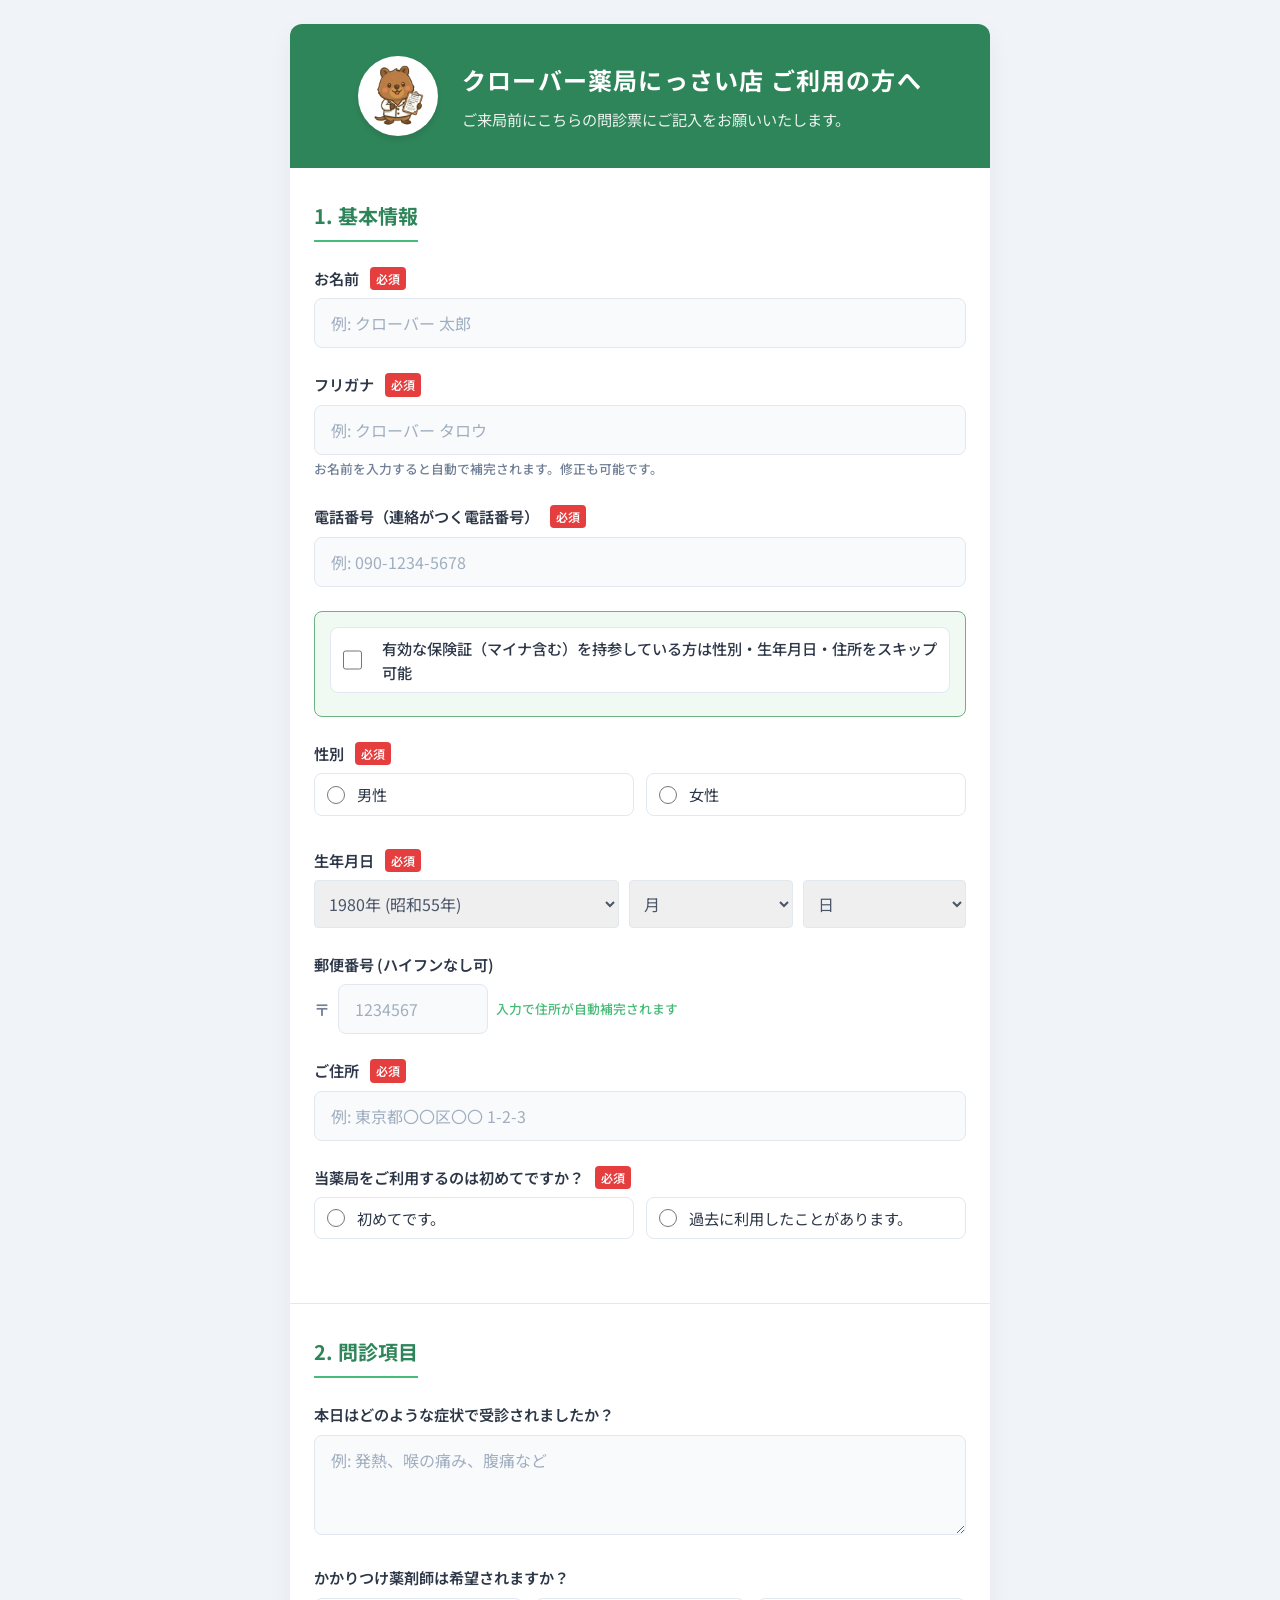
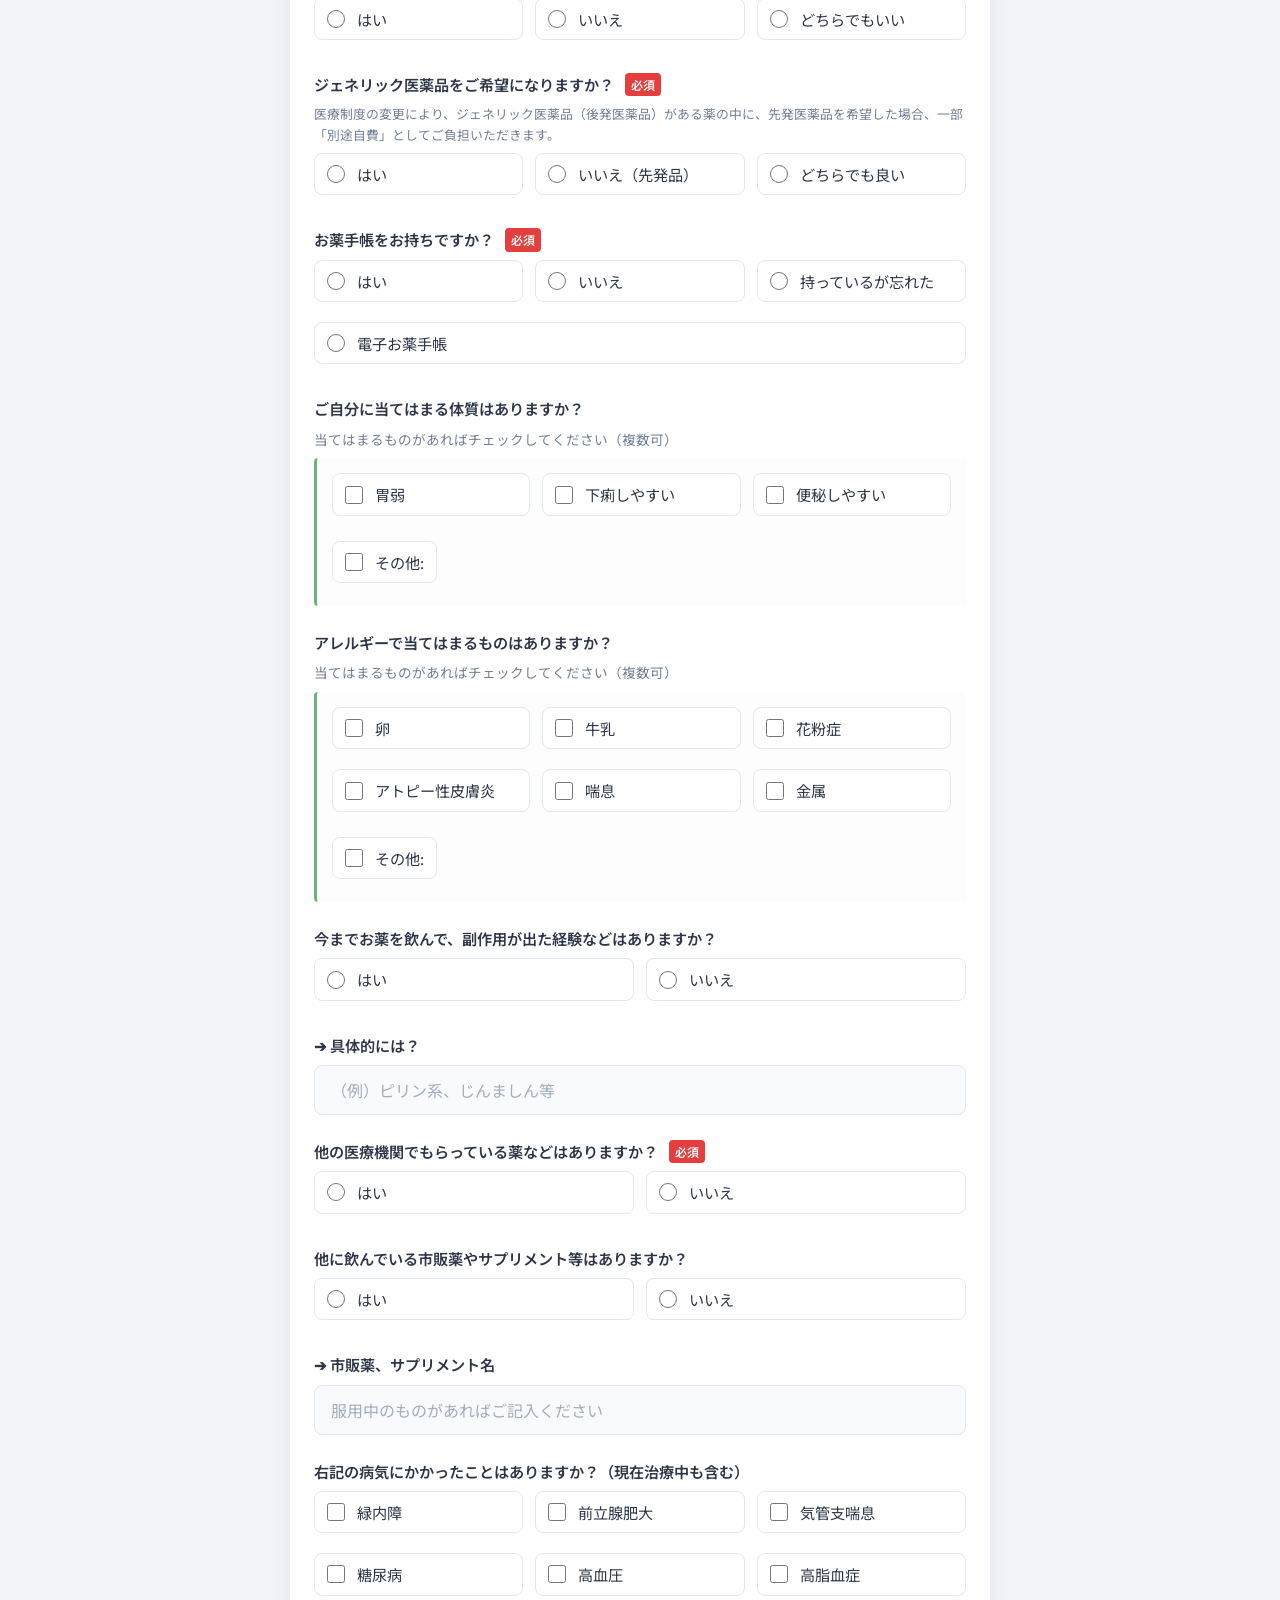
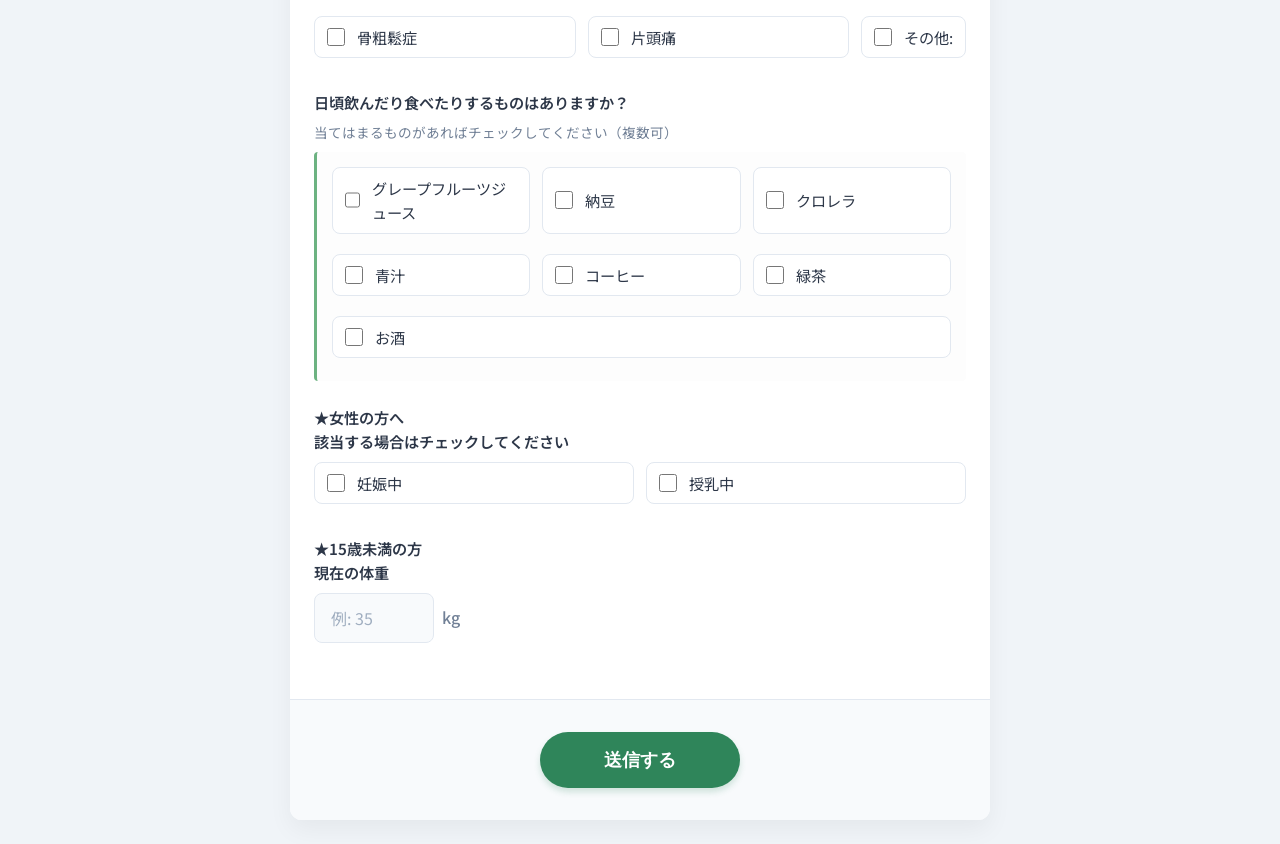
<file: nissai_line/index.html>
<!DOCTYPE html>
<html lang="ja">

<head>
    <meta charset="UTF-8">
    <meta name="viewport" content="width=device-width, initial-scale=1.0">
    <title>クローバー薬局にっさい店 ご利用の方へ</title>

    <!-- Google Fonts -->
    <link rel="preconnect" href="https://fonts.googleapis.com">
    <link rel="preconnect" href="https://fonts.gstatic.com" crossorigin>
    <link href="https://fonts.googleapis.com/css2?family=Noto+Sans+JP:wght@400;500;700&display=swap" rel="stylesheet">

    <!-- Custom CSS -->
    <link rel="stylesheet" href="style.css">
    <style>
        /* 「必須」ラベルがスマホ等で「必」「須」と2行に分かれるのを防ぐ */
        .required {
            white-space: nowrap !important;
            display: inline-block !important;
        }
    </style>

    <!-- YubinBango for Address Auto-fill -->
    <script src="https://yubinbango.github.io/yubinbango/yubinbango.js" charset="UTF-8"></script>
</head>

<body>

    <div class="form-container">
        <div class="form-header">
            <img src="マスコット/アンケート.png" alt="クローバー薬局 マスコット" class="mascot-img">
            <div>
                <h1>クローバー薬局にっさい店 ご利用の方へ</h1>
                <p>ご来局前にこちらの問診票にご記入をお願いいたします。</p>
            </div>
        </div>

        <!-- YubinBango用クラス: h-adr -->
        <form id="customForm" class="h-adr">

            <!-- YubinBango設定(必須) : 日本を指定 -->
            <span class="p-country-name" style="display:none;">Japan</span>

            <!-- ====== Section 1: 基本情報 ====== -->
            <div class="form-section">
                <h2 class="section-title">1. 基本情報</h2>

                <div class="form-group">
                    <label for="entry.2108592001">お名前 <span class="required">必須</span></label>
                    <input type="text" id="entry.2108592001" name="entry.2108592001" placeholder="例: クローバー 太郎" required>
                </div>

                <div class="form-group">
                    <label for="entry.1016463931">フリガナ <span class="required">必須</span></label>
                    <input type="text" id="entry.1016463931" name="entry.1016463931" placeholder="例: クローバー タロウ"
                        required>
                    <small class="help-text" style="color:#718096; font-size:0.8rem;">お名前を入力すると自動で補完されます。修正も可能です。</small>
                </div>

                <div class="form-group">
                    <label for="entry.622897563">電話番号（連絡がつく電話番号） <span class="required">必須</span></label>
                    <input type="tel" id="entry.622897563" name="entry.622897563" placeholder="例: 090-1234-5678"
                        required>
                </div>

                <div class="form-group" style="background: #f0faf3; padding: 15px; border-radius: 8px; border: 1px solid #6cb281;">
                    <label class="checkbox-label" style="display: flex; align-items: center; gap: 8px; cursor: pointer; font-weight: 500;">
                        <input type="checkbox" id="mynumber-checkbox" style="width: 20px; height: 20px; accent-color: #6cb281;">
                        <span>有効な保険証（マイナ含む）を持参している方は性別・生年月日・住所をスキップ可能</span>
                    </label>
                </div>

                <div class="form-group mynumber-skip-target">
                    <label>性別 <span class="required">必須</span></label>
                    <div class="radio-group">
                        <label class="radio-label"><input type="radio" name="entry.1417926586" value="男性" required>
                            <span>男性</span></label>
                        <label class="radio-label"><input type="radio" name="entry.1417926586" value="女性">
                            <span>女性</span></label>
                        <label class="radio-label" style="display:none;"><input type="radio" name="entry.1417926586"
                                value="その他"> <span>その他</span></label>
                    </div>
                </div>

                <div class="form-group mynumber-skip-target">
                    <label>生年月日 <span class="required">必須</span></label>
                    <div class="date-select-group" style="display: flex; gap: 10px; flex-wrap: wrap;">
                        <select id="birth-year" name="birth-year" required
                            style="flex: 2; padding: 10px; border-radius: 4px; border: 1px solid #e2e8f0; font-family: inherit; font-size: 1rem; color: #4a5568;">
                            <option value="">西暦（和暦）</option>
                        </select>
                        <select id="birth-month" name="birth-month" required
                            style="flex: 1; padding: 10px; border-radius: 4px; border: 1px solid #e2e8f0; font-family: inherit; font-size: 1rem; color: #4a5568;">
                            <option value="">月</option>
                        </select>
                        <select id="birth-day" name="birth-day" required
                            style="flex: 1; padding: 10px; border-radius: 4px; border: 1px solid #e2e8f0; font-family: inherit; font-size: 1rem; color: #4a5568;">
                            <option value="">日</option>
                        </select>
                    </div>
                </div>



                <!-- 住所(自動入力対応) -->
                <div class="form-group mynumber-skip-target">
                    <label for="postal-code">郵便番号 (ハイフンなし可)</label>
                    <div class="postal-wrapper">
                        <span class="postal-mark">〒</span>
                        <input type="tel" id="postal-code" class="p-postal-code" size="8" maxlength="8"
                            inputmode="numeric" pattern="[0-9]*" placeholder="1234567">
                        <small class="help-text">入力で住所が自動補完されます</small>
                    </div>
                </div>

                <div class="form-group mynumber-skip-target">
                    <label for="entry.375838857">ご住所 <span class="required">必須</span></label>
                    <input type="text" id="entry.375838857" name="entry.375838857"
                        class="p-region p-locality p-street-address p-extended-address" placeholder="例: 東京都〇〇区〇〇 1-2-3"
                        required>
                </div>

                <div class="form-group" style="display: none;">
                    <label for="entry.1331782479">LINE名</label>
                    <input type="text" id="entry.1331782479" name="entry.1331782479"
                        placeholder="LINE名と本名が違う場合のみLINE名を記入してください。（苗字のみ・名前のみでも記入）">
                </div>



                <div class="form-group">
                    <label>当薬局をご利用するのは初めてですか？ <span class="required">必須</span></label>
                    <div class="radio-group">
                        <label class="radio-label"><input type="radio" name="entry.998853333" value="初めてです。" required
                                onchange="toggleFormSections(this.value)">
                            <span>初めてです。</span></label>
                        <label class="radio-label"><input type="radio" name="entry.998853333" value="過去に利用したことがあります。"
                                onchange="toggleFormSections(this.value)">
                            <span>過去に利用したことがあります。</span></label>
                    </div>
                </div>
            </div>

            <div id="extended-questions">
                <!-- ====== Section 2: 問診情報 ====== -->
                <div class="form-section">
                    <h2 class="section-title">2. 問診項目</h2>

                    <!-- Q1. 症状 -->
                    <div class="form-group">
                        <label for="entry.150137659">本日はどのような症状で受診されましたか？</label>
                        <textarea id="entry.150137659" name="entry.150137659" rows="3"
                            placeholder="例: 発熱、喉の痛み、腹痛など"></textarea>
                    </div>

                    <!-- Q1-2. かかりつけ薬剤師 -->
                    <div class="form-group">
                        <label>かかりつけ薬剤師は希望されますか？</label>
                        <div class="radio-group">
                            <label class="radio-label"><input type="radio" name="entry.kakaritstuke_yakuzaishi" value="はい">
                                <span>はい</span></label>
                            <label class="radio-label"><input type="radio" name="entry.kakaritstuke_yakuzaishi" value="いいえ">
                                <span>いいえ</span></label>
                            <label class="radio-label"><input type="radio" name="entry.kakaritstuke_yakuzaishi" value="どちらでもいい">
                                <span>どちらでもいい</span></label>
                        </div>
                    </div>

                    <!-- Q2. ジェネリック -->
                    <div class="form-group">
                        <label style="white-space: nowrap;">ジェネリック医薬品をご希望になりますか？ <span
                                class="required">必須</span></label>
                        <div class="form-group-info" style="font-size: 0.8rem; color: #718096; margin-bottom: 8px;">
                            医療制度の変更により、ジェネリック医薬品（後発医薬品）がある薬の中に、先発医薬品を希望した場合、一部「別途自費」としてご負担いただきます。</div>
                        <div class="radio-group">
                            <label class="radio-label"><input type="radio" name="entry.893585706"
                                    value="ジェネリック医薬品を希望します" required> <span>はい</span></label>
                            <label class="radio-label"><input type="radio" name="entry.893585706" value="先発医薬品を希望します">
                                <span>いいえ（先発品）</span></label>
                            <label class="radio-label"><input type="radio" name="entry.893585706" value="どちらでも良い">
                                <span>どちらでも良い</span></label>
                        </div>
                    </div>

                    <!-- Q3. お薬手帳 -->
                    <div class="form-group">
                        <label>お薬手帳をお持ちですか？ <span class="required">必須</span></label>
                        <div class="radio-group">
                            <label class="radio-label"><input type="radio" name="entry.1482297776" value="はい" required>
                                <span>はい</span></label>
                            <label class="radio-label"><input type="radio" name="entry.1482297776" value="いいえ（いらない）">
                                <span>いいえ</span></label>
                            <label class="radio-label"><input type="radio" name="entry.1482297776" value="持っているが忘れた">
                                <span>持っているが忘れた</span></label>
                            <label class="radio-label"><input type="radio" name="entry.1482297776" value="電子お薬手帳">
                                <span>電子お薬手帳</span></label>
                            <label class="radio-label" style="display:none;"><input type="radio" name="entry.1482297776"
                                    value="いいえ（持っていないので作成希望）"> <span>作成希望</span></label>
                        </div>
                    </div>

                    <!-- Q4. 体質 -->
                    <div class="form-group">
                        <label>ご自分に当てはまる体質はありますか？</label>
                        <div class="form-group-info" style="font-size: 0.85rem; color: #718096; margin-bottom: 8px;">
                            当てはまるものがあればチェックしてください（複数可）</div>
                        <div class="checkbox-group" id="taishitsu-details"
                            style="padding-left: 15px; border-left: 3px solid #6cb281; background: #fdfdfd; padding: 15px; border-radius: 4px;">
                            <label class="checkbox-label"><input type="checkbox" class="taishitsu-check" value="胃弱">
                                <span>胃弱</span></label>
                            <label class="checkbox-label"><input type="checkbox" class="taishitsu-check" value="下痢しやすい">
                                <span>下痢しやすい</span></label>
                            <label class="checkbox-label"><input type="checkbox" class="taishitsu-check" value="便秘しやすい">
                                <span>便秘しやすい</span></label>
                            <div class="input-inline" style="margin-top: 5px;">
                                <label class="checkbox-label"><input type="checkbox" id="taishitsu_other_checkbox"
                                        class="taishitsu-check" value="その他"
                                        onchange="toggleOtherInput('taishitsu_other_checkbox', 'taishitsu_other')">
                                    <span>その他:</span></label>
                                <input type="text" id="taishitsu_other" placeholder="その他の体質" style="display:none;">
                            </div>
                        </div>
                        <input type="hidden" id="entry.854718610" name="entry.854718610" value="体質: いいえ">
                    </div>

                    <!-- Q5. アレルギー -->
                    <div class="form-group">
                        <label>アレルギーで当てはまるものはありますか？</label>
                        <div class="form-group-info" style="font-size: 0.85rem; color: #718096; margin-bottom: 8px;">
                            当てはまるものがあればチェックしてください（複数可）</div>
                        <div class="checkbox-group"
                            style="padding-left: 15px; border-left: 3px solid #6cb281; background: #fdfdfd; padding: 15px; border-radius: 4px;">
                            <label class="checkbox-label"><input type="checkbox" name="entry.413348291" value="卵">
                                <span>卵</span></label>
                            <label class="checkbox-label"><input type="checkbox" name="entry.413348291" value="牛乳">
                                <span>牛乳</span></label>
                            <label class="checkbox-label"><input type="checkbox" name="entry.413348291" value="花粉症">
                                <span>花粉症</span></label>
                            <label class="checkbox-label"><input type="checkbox" name="entry.413348291"
                                    value="アトピー性皮膚炎">
                                <span>アトピー性皮膚炎</span></label>
                            <label class="checkbox-label"><input type="checkbox" name="entry.413348291" value="喘息">
                                <span>喘息</span></label>
                            <label class="checkbox-label"><input type="checkbox" name="entry.413348291" value="金属">
                                <span>金属</span></label>
                            <div class="input-inline" style="margin-top: 5px;">
                                <label class="checkbox-label"><input type="checkbox" id="allergy_other_checkbox"
                                        name="entry.413348291" class="allergy-other-check" value="その他"
                                        onchange="toggleOtherInput('allergy_other_checkbox', 'allergy_other_text')">
                                    <span>その他:</span></label>
                                <input type="text" id="allergy_other_text" placeholder="その他のアレルギー"
                                    style="display:none;">
                            </div>
                        </div>
                        <input type="hidden" id="entry.1377007546" name="entry.1377007546" value="いいえ">
                    </div>

                    <!-- Q6. 副作用 -->
                    <div class="form-group">
                        <label>今までお薬を飲んで、副作用が出た経験などはありますか？</label>
                        <div class="radio-group">
                            <label class="radio-label"><input type="radio" name="entry.918293202" value="はい">
                                <span>はい</span></label>
                            <label class="radio-label"><input type="radio" name="entry.918293202" value="いいえ">
                                <span>いいえ</span></label>
                        </div>
                    </div>
                    <div class="form-group">
                        <label for="entry.1883828617">➔ 具体的には？</label>
                        <input type="text" id="entry.1883828617" name="entry.1883828617" placeholder="（例）ピリン系、じんましん等">
                    </div>

                    <!-- Q7. 他の医療機関 -->
                    <div class="form-group">
                        <label>他の医療機関でもらっている薬などはありますか？ <span class="required">必須</span></label>
                        <div class="radio-group">
                            <label class="radio-label"><input type="radio" name="entry.1565002541" value="はい" required>
                                <span>はい</span></label>
                            <label class="radio-label"><input type="radio" name="entry.1565002541" value="いいえ">
                                <span>いいえ</span></label>
                        </div>
                    </div>

                    <!-- Q8. 市販薬・サプリ -->
                    <div class="form-group">
                        <label>他に飲んでいる市販薬やサプリメント等はありますか？</label>
                        <div class="radio-group">
                            <label class="radio-label"><input type="radio" name="entry.1965254761" value="はい">
                                <span>はい</span></label>
                            <label class="radio-label"><input type="radio" name="entry.1965254761" value="いいえ">
                                <span>いいえ</span></label>
                        </div>
                    </div>
                    <div class="form-group">
                        <label for="entry.1747385177">➔ 市販薬、サプリメント名</label>
                        <input type="text" id="entry.1747385177" name="entry.1747385177"
                            placeholder="服用中のものがあればご記入ください">
                    </div>

                    <!-- Q9. 病気 -->
                    <div class="form-group">
                        <label>右記の病気にかかったことはありますか？（現在治療中も含む）</label>
                        <div class="checkbox-group">
                            <label class="checkbox-label"><input type="checkbox" name="entry.730294101" value="緑内障">
                                <span>緑内障</span></label>
                            <label class="checkbox-label"><input type="checkbox" name="entry.730294101" value="前立腺肥大">
                                <span>前立腺肥大</span></label>
                            <label class="checkbox-label"><input type="checkbox" name="entry.730294101" value="気管支喘息">
                                <span>気管支喘息</span></label>
                            <label class="checkbox-label"><input type="checkbox" name="entry.730294101" value="糖尿病">
                                <span>糖尿病</span></label>
                            <label class="checkbox-label"><input type="checkbox" name="entry.730294101" value="高血圧">
                                <span>高血圧</span></label>
                            <label class="checkbox-label"><input type="checkbox" name="entry.730294101" value="高脂血症">
                                <span>高脂血症</span></label>
                            <label class="checkbox-label"><input type="checkbox" name="entry.730294101" value="骨粗鬆症">
                                <span>骨粗鬆症</span></label>
                            <label class="checkbox-label"><input type="checkbox" name="entry.730294101" value="片頭痛">
                                <span>片頭痛</span></label>
                            <div class="input-inline">
                                <label class="checkbox-label"><input type="checkbox" id="disease_other_checkbox"
                                        name="entry.730294101" value="__other_option__"
                                        onchange="toggleOtherInput('disease_other_checkbox', 'disease_other_text')">
                                    <span>その他:</span></label>
                                <input type="text" id="disease_other_text" name="entry.730294101.other_option_response"
                                    placeholder="その他の病名" style="display:none;">
                            </div>
                        </div>
                    </div>

                    <!-- Q10. 飲食物 -->
                    <div class="form-group">
                        <label>日頃飲んだり食べたりするものはありますか？</label>
                        <div class="form-group-info" style="font-size: 0.85rem; color: #718096; margin-bottom: 8px;">
                            当てはまるものがあればチェックしてください（複数可）</div>
                        <div class="checkbox-group"
                            style="padding-left: 15px; border-left: 3px solid #6cb281; background: #fdfdfd; padding: 15px; border-radius: 4px;">
                            <label class="checkbox-label"><input type="checkbox" name="entry.1740273603"
                                    value="グレープフルーツジュース">
                                <span>グレープフルーツジュース</span></label>
                            <label class="checkbox-label"><input type="checkbox" name="entry.1740273603" value="納豆">
                                <span>納豆</span></label>
                            <label class="checkbox-label"><input type="checkbox" name="entry.1740273603" value="クロレラ">
                                <span>クロレラ</span></label>
                            <label class="checkbox-label"><input type="checkbox" name="entry.1740273603" value="青汁">
                                <span>青汁</span></label>
                            <label class="checkbox-label"><input type="checkbox" name="entry.1740273603" value="コーヒー">
                                <span>コーヒー</span></label>
                            <label class="checkbox-label"><input type="checkbox" name="entry.1740273603" value="緑茶">
                                <span>緑茶</span></label>
                            <label class="checkbox-label"><input type="checkbox" name="entry.1740273603" value="お酒">
                                <span>お酒</span></label>
                        </div>
                    </div>

                    <!-- Q11. 女性の方・15歳未満の方 -->
                    <div class="form-group">
                        <label>★女性の方へ<br>該当する場合はチェックしてください</label>
                        <div class="checkbox-group" style="margin-bottom: 8px;">
                            <label class="checkbox-label"><input type="checkbox" name="women_status" class="women-check"
                                    value="妊娠中">
                                <span>妊娠中</span></label>
                            <label class="checkbox-label"><input type="checkbox" name="women_status" class="women-check"
                                    value="授乳中">
                                <span>授乳中</span></label>
                        </div>
                    </div>

                    <div class="form-group">
                        <label for="entry.2101115460">★15歳未満の方<br>現在の体重</label>
                        <div class="input-with-unit">
                            <input type="number" id="entry.2101115460" name="entry.2101115460" step="0.1"
                                placeholder="例: 35">
                            <span class="unit">kg</span>
                        </div>
                    </div>

                </div>
            </div> <!-- End extended-questions -->

            <div id="returning-patient-message"
                style="display:none; text-align:center; padding: 20px; color: #4a5568; background-color: #f7fafc; border-radius: 8px; margin-bottom: 20px; border: 1px solid #e2e8f0;">
                過去にご利用がある方は、以下の問診は不要です。<br>このまま一番下にある緑色の<strong>「送信する」</strong>ボタンを押して終了してください。
            </div>

            <div class="submit-action">
                <button type="submit" id="submitBtn" class="btn-submit">
                    <span class="btn-text">送信する</span>
                    <span class="spinner" style="display:none;"></span>
                </button>
            </div>

        </form>


        <!-- 送信完了メッセージ -->
        <div id="thankYouMessage" class="thank-you-message" style="display: none;">
            <div class="success-icon">✓</div>
            <h2>送信が完了しました</h2>
            <p>ご協力ありがとうございました。<br>※この個人情報に関しては、他の目的には使用いたしません。</p>
            <button onclick="location.reload()" class="btn-secondary">もう一度回答する</button>
        </div>

    </div>

    <!-- LIFF SDK -->
    <script src="https://static.line-scdn.net/liff/edge/2/sdk.js"></script>
    <!-- Custom Scripts -->
    <script src="script.js?v=2026032001"></script>
    <script>
        // Toggle sections based on first-time visit
        function toggleFormSections(val) {
            const extended = document.getElementById('extended-questions');
            const retMsg = document.getElementById('returning-patient-message');
            if (val === '過去に利用したことがあります。') {
                extended.style.display = 'none';
                retMsg.style.display = 'block';
                Array.from(extended.querySelectorAll('[required]')).forEach(el => {
                    el.removeAttribute('required');
                    el.setAttribute('data-was-required', 'true');
                });
            } else {
                extended.style.display = 'block';
                retMsg.style.display = 'none';
                Array.from(extended.querySelectorAll('[data-was-required="true"]')).forEach(el => {
                    el.setAttribute('required', 'required');
                });
            }
        }

        // Toggle "Other" text inputs
        function toggleOtherInput(checkboxId, inputId) {
            const checkbox = document.getElementById(checkboxId);
            const textInput = document.getElementById(inputId);
            if (checkbox.checked) {
                textInput.style.display = 'inline-block';
                textInput.focus();
            } else {
                textInput.style.display = 'none';
                textInput.value = ''; // 隠す時に中身もクリアする
            }
        }

        // フリガナ自動補完：IMEの読みがな（ヒラガナ）をカタカナに変換して反映
        function setupFuriganaAutoFill() {
            const nameInput = document.getElementById('entry.2108592001');
            const kanaInput = document.getElementById('entry.1016463931');
            if (!nameInput || !kanaInput) return;

            let accKana = '';        // 確定済みのカタカナ累積
            let lastHiragana = '';   // 現在のIMEセッションの最後のヒラガナ読み

            function toKatakana(str) {
                return (str || '').replace(/[\u3041-\u3096]/g, function(ch) {
                    return String.fromCharCode(ch.charCodeAt(0) + 0x60);
                });
            }

            // IME変換開始
            nameInput.addEventListener('compositionstart', function() {
                lastHiragana = '';
            });

            // IME変換中
            nameInput.addEventListener('compositionupdate', function(e) {
                const data = e.data || '';
                // ヒラガナを含む場合のみフリガナを更新（漢字変換後は無視）
                if (/[\u3041-\u3096]/.test(data)) {
                    lastHiragana = toKatakana(data);
                    kanaInput.value = accKana + lastHiragana;
                }
            });

            // IME変換確定（漢字になっても最後のヒラガナ読みでフリガナを確定）
            nameInput.addEventListener('compositionend', function() {
                if (lastHiragana) {
                    accKana += lastHiragana;
                }
                lastHiragana = '';
                kanaInput.value = accKana;
            });

            // お名前を全消去したらフリガナもリセット
            nameInput.addEventListener('input', function(e) {
                if (!e.isComposing && nameInput.value === '') {
                    accKana = '';
                    lastHiragana = '';
                    kanaInput.value = '';
                }
            });
        }
        setupFuriganaAutoFill();

    </script>
</body>

</html>
</file>
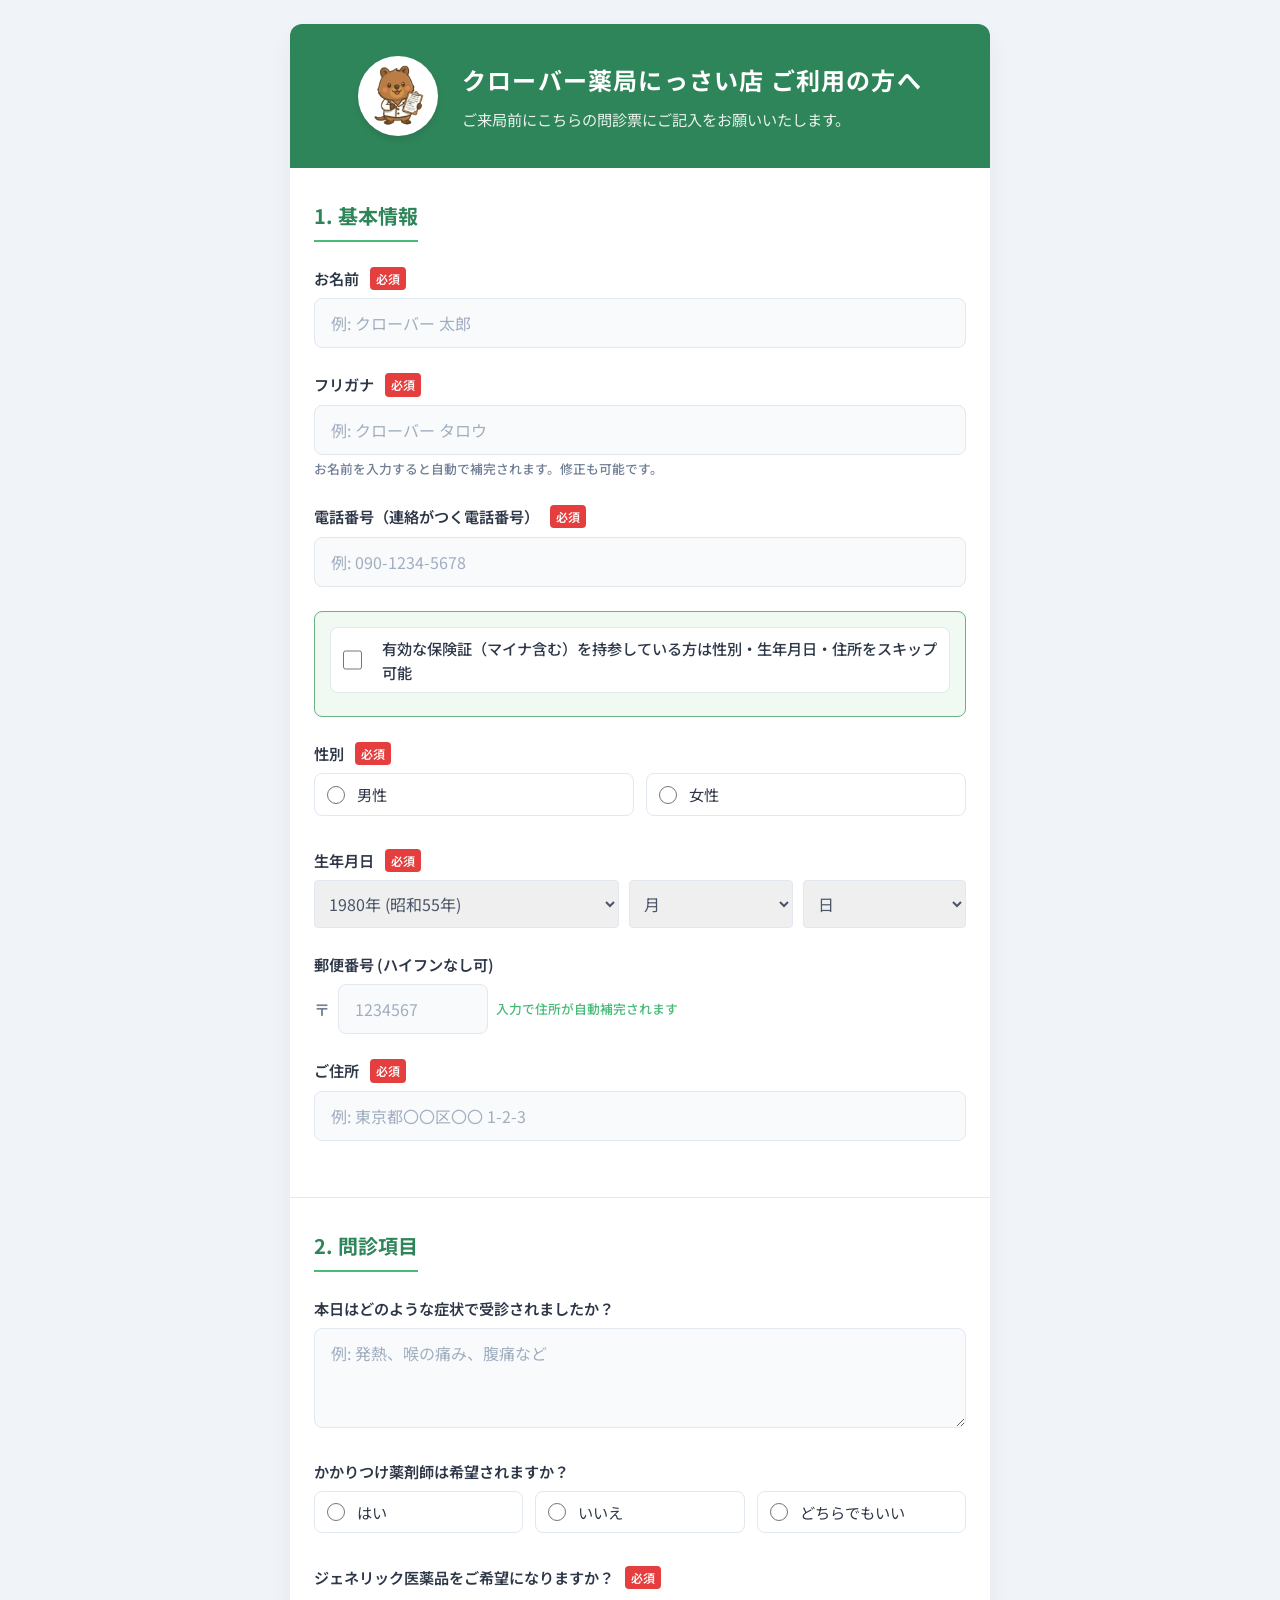
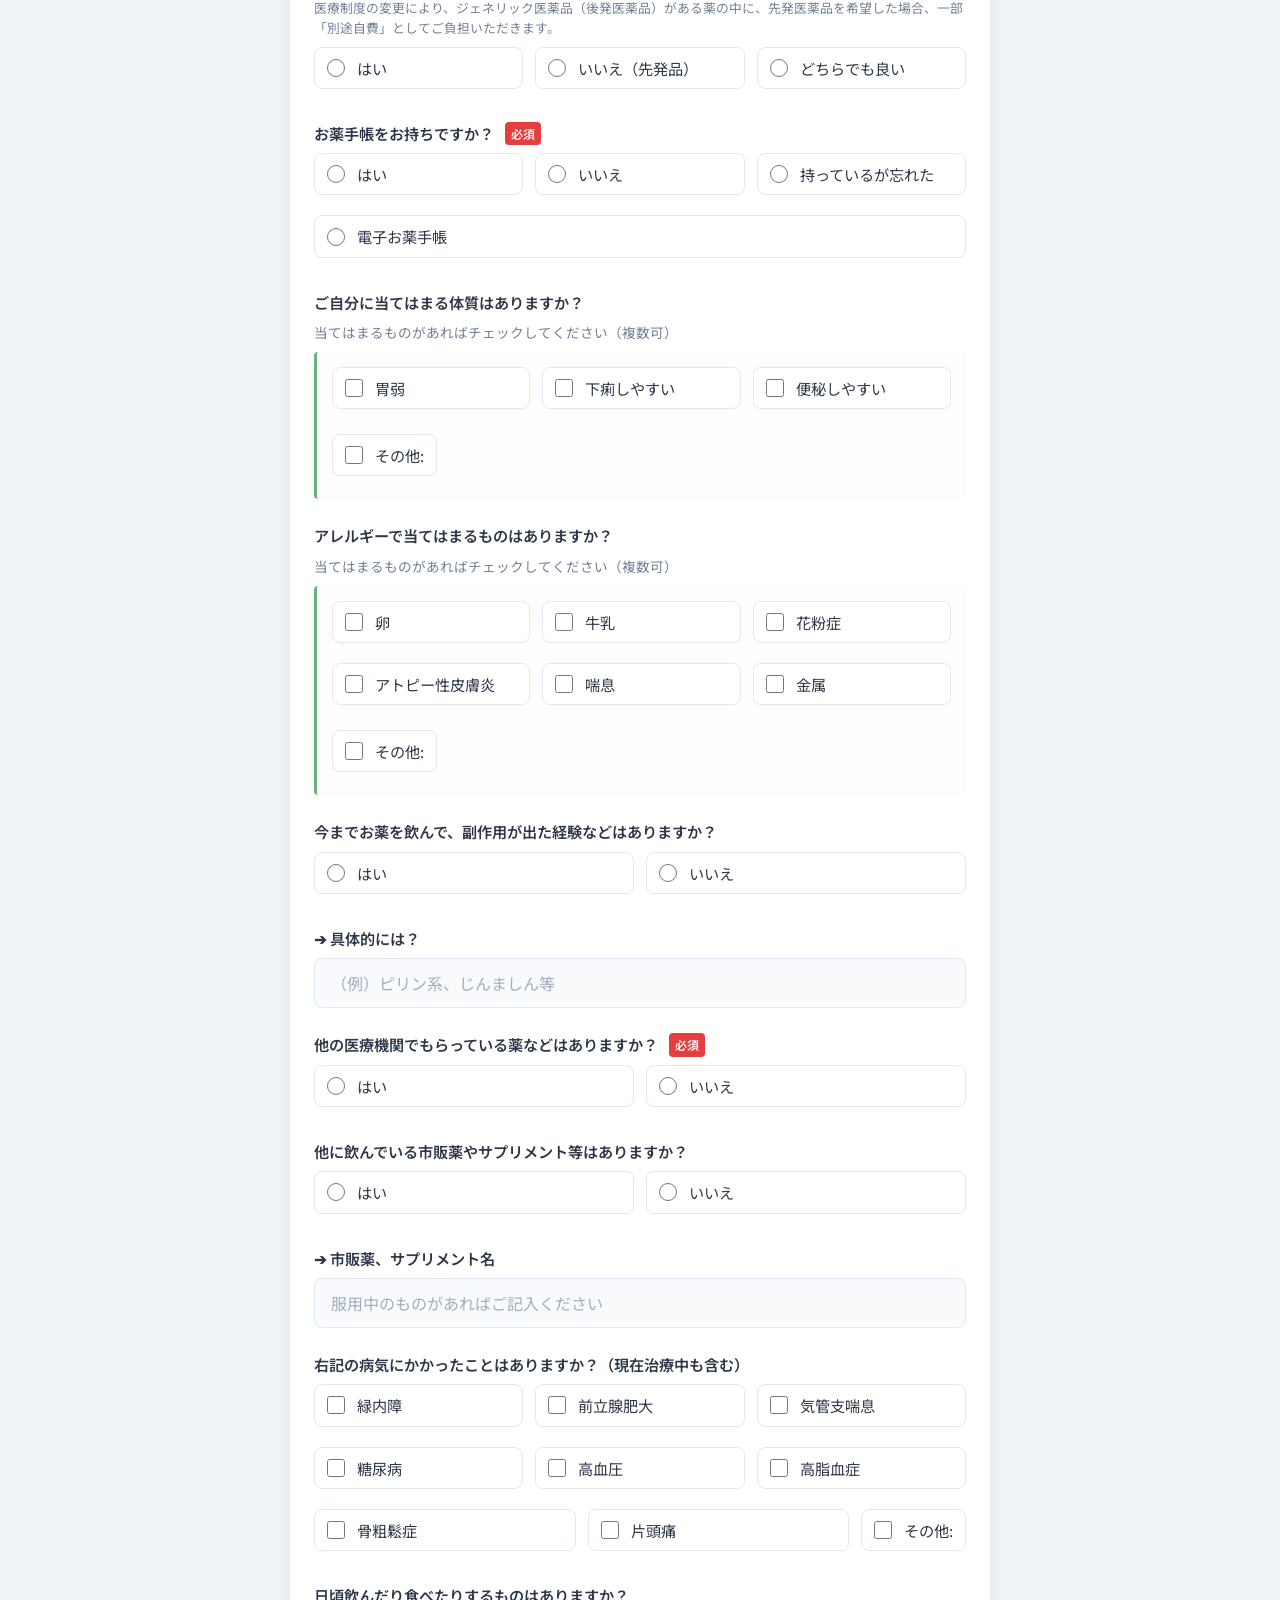
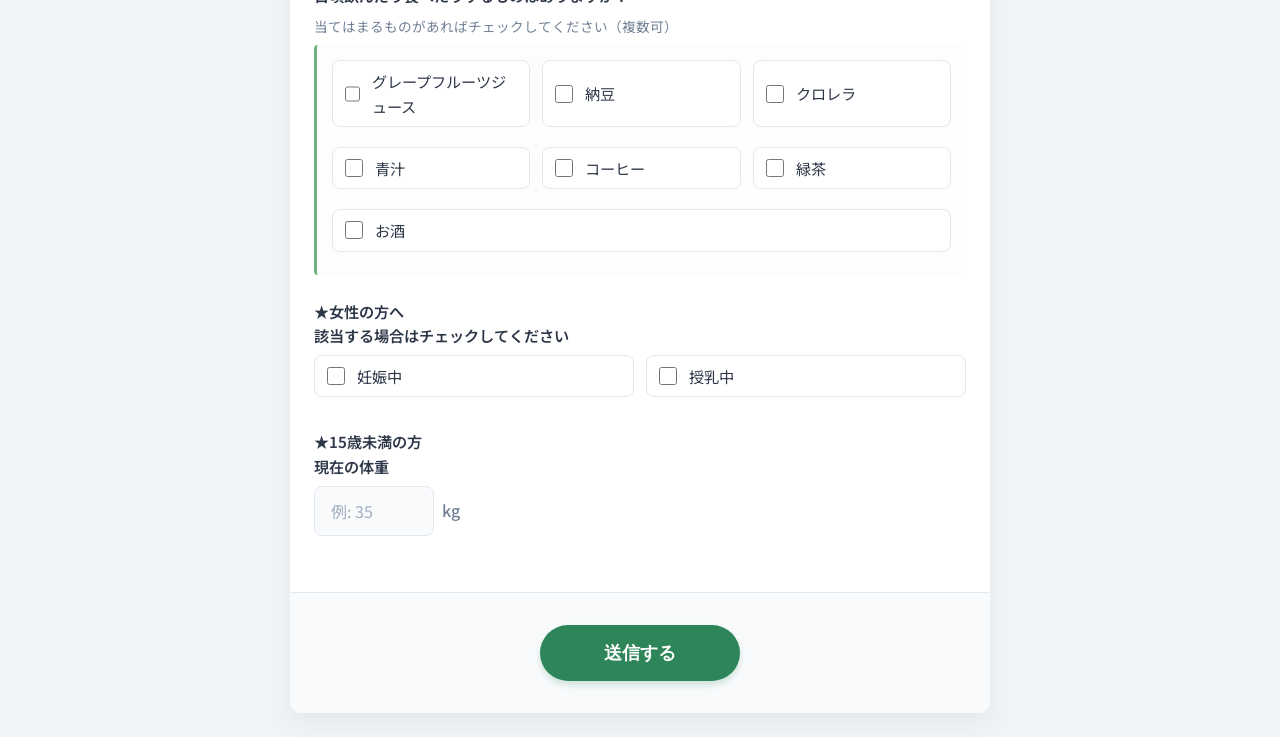
<file: nissai_nfc/index.html>
<!DOCTYPE html>
<html lang="ja">

<head>
    <meta charset="UTF-8">
    <meta name="viewport" content="width=device-width, initial-scale=1.0">
    <title>クローバー薬局にっさい店 ご利用の方へ</title>

    <!-- Google Fonts -->
    <link rel="preconnect" href="https://fonts.googleapis.com">
    <link rel="preconnect" href="https://fonts.gstatic.com" crossorigin>
    <link href="https://fonts.googleapis.com/css2?family=Noto+Sans+JP:wght@400;500;700&display=swap" rel="stylesheet">

    <!-- Custom CSS -->
    <link rel="stylesheet" href="style.css">
    <style>
        /* 「必須」ラベルがスマホ等で「必」「須」と2行に分かれるのを防ぐ */
        .required {
            white-space: nowrap !important;
            display: inline-block !important;
        }
    </style>

    <!-- YubinBango for Address Auto-fill -->
    <script src="https://yubinbango.github.io/yubinbango/yubinbango.js" charset="UTF-8"></script>
</head>

<body>

    <div class="form-container">
        <!-- 初期状態はローディングを表示 -->
        <div id="loadingMessage" style="text-align: center; padding: 50px 20px;">
            <p>LINE情報を読み込み中...</p>
            <div class="spinner"
                style="display: inline-block; width: 30px; height: 30px; border: 4px solid #f3f3f3; border-top: 4px solid #6cb281; border-radius: 50%; animation: spin 1s linear infinite;">
            </div>
            <style>
                @keyframes spin {
                    0% {
                        transform: rotate(0deg);
                    }

                    100% {
                        transform: rotate(360deg);
                    }
                }
            </style>
        </div>

        <div class="form-header" style="display: none;">
            <img src="マスコット/アンケート.png" alt="クローバー薬局 マスコット" class="mascot-img">
            <div>
                <h1>クローバー薬局にっさい店 ご利用の方へ</h1>
                <p>ご来局前にこちらの問診票にご記入をお願いいたします。</p>
            </div>
        </div>

        <!-- YubinBango用クラス: h-adr -->
        <form id="customForm" class="h-adr" style="display: none;">

            <!-- YubinBango設定(必須) : 日本を指定 -->
            <span class="p-country-name" style="display:none;">Japan</span>

            <!-- ====== Section 1: 基本情報 ====== -->
            <div class="form-section">
                <h2 class="section-title">1. 基本情報</h2>

                <div class="form-group">
                    <label for="entry.2108592001">お名前 <span class="required">必須</span></label>
                    <input type="text" id="entry.2108592001" name="entry.2108592001" placeholder="例: クローバー 太郎" required>
                </div>

                <div class="form-group">
                    <label for="entry.1016463931">フリガナ <span class="required">必須</span></label>
                    <input type="text" id="entry.1016463931" name="entry.1016463931" placeholder="例: クローバー タロウ"
                        required>
                    <small class="help-text" style="color:#718096; font-size:0.8rem;">お名前を入力すると自動で補完されます。修正も可能です。</small>
                </div>

                <div class="form-group">
                    <label for="entry.622897563">電話番号（連絡がつく電話番号） <span class="required">必須</span></label>
                    <input type="tel" id="entry.622897563" name="entry.622897563" placeholder="例: 090-1234-5678"
                        required>
                </div>

                <div class="form-group" style="background: #f0faf3; padding: 15px; border-radius: 8px; border: 1px solid #6cb281;">
                    <label class="checkbox-label" style="display: flex; align-items: center; gap: 8px; cursor: pointer; font-weight: 500;">
                        <input type="checkbox" id="mynumber-checkbox" style="width: 20px; height: 20px; accent-color: #6cb281;">
                        <span>有効な保険証（マイナ含む）を持参している方は性別・生年月日・住所をスキップ可能</span>
                    </label>
                </div>

                <div class="form-group mynumber-skip-target">
                    <label>性別 <span class="required">必須</span></label>
                    <div class="radio-group">
                        <label class="radio-label"><input type="radio" name="entry.1417926586" value="男性" required>
                            <span>男性</span></label>
                        <label class="radio-label"><input type="radio" name="entry.1417926586" value="女性">
                            <span>女性</span></label>
                        <label class="radio-label" style="display:none;"><input type="radio" name="entry.1417926586"
                                value="その他"> <span>その他</span></label>
                    </div>
                </div>

                <div class="form-group mynumber-skip-target">
                    <label>生年月日 <span class="required">必須</span></label>
                    <div class="date-select-group" style="display: flex; gap: 10px; flex-wrap: wrap;">
                        <select id="birth-year" name="birth-year" required
                            style="flex: 2; padding: 10px; border-radius: 4px; border: 1px solid #e2e8f0; font-family: inherit; font-size: 1rem; color: #4a5568;">
                            <option value="">西暦（和暦）</option>
                        </select>
                        <select id="birth-month" name="birth-month" required
                            style="flex: 1; padding: 10px; border-radius: 4px; border: 1px solid #e2e8f0; font-family: inherit; font-size: 1rem; color: #4a5568;">
                            <option value="">月</option>
                        </select>
                        <select id="birth-day" name="birth-day" required
                            style="flex: 1; padding: 10px; border-radius: 4px; border: 1px solid #e2e8f0; font-family: inherit; font-size: 1rem; color: #4a5568;">
                            <option value="">日</option>
                        </select>
                    </div>
                </div>



                <!-- 住所(自動入力対応) -->
                <div class="form-group mynumber-skip-target">
                    <label for="postal-code">郵便番号 (ハイフンなし可)</label>
                    <div class="postal-wrapper">
                        <span class="postal-mark">〒</span>
                        <input type="tel" id="postal-code" class="p-postal-code" size="8" maxlength="8"
                            inputmode="numeric" pattern="[0-9]*" placeholder="1234567">
                        <small class="help-text">入力で住所が自動補完されます</small>
                    </div>
                </div>

                <div class="form-group mynumber-skip-target">
                    <label for="entry.375838857">ご住所 <span class="required">必須</span></label>
                    <input type="text" id="entry.375838857" name="entry.375838857"
                        class="p-region p-locality p-street-address p-extended-address" placeholder="例: 東京都〇〇区〇〇 1-2-3"
                        required>
                </div>

                <div class="form-group" style="display: none;">
                    <label for="entry.1331782479">LINE名</label>
                    <input type="text" id="entry.1331782479" name="entry.1331782479"
                        placeholder="LINE名と本名が違う場合のみLINE名を記入してください。（苗字のみ・名前のみでも記入）">
                </div>


                <!-- NFC経由は初来局が前提のため「初めてですか？」の質問は不要 -->
                <input type="hidden" name="entry.998853333" value="初めてです。">
            </div>

            <div id="extended-questions">
                <!-- ====== Section 2: 問診情報 ====== -->
                <div class="form-section">
                    <h2 class="section-title">2. 問診項目</h2>

                    <!-- Q1. 症状 -->
                    <div class="form-group">
                        <label for="entry.150137659">本日はどのような症状で受診されましたか？</label>
                        <textarea id="entry.150137659" name="entry.150137659" rows="3"
                            placeholder="例: 発熱、喉の痛み、腹痛など"></textarea>
                    </div>

                    <!-- Q1-2. かかりつけ薬剤師 -->
                    <div class="form-group">
                        <label>かかりつけ薬剤師は希望されますか？</label>
                        <div class="radio-group">
                            <label class="radio-label"><input type="radio" name="entry.kakaritstuke_yakuzaishi" value="はい">
                                <span>はい</span></label>
                            <label class="radio-label"><input type="radio" name="entry.kakaritstuke_yakuzaishi" value="いいえ">
                                <span>いいえ</span></label>
                            <label class="radio-label"><input type="radio" name="entry.kakaritstuke_yakuzaishi" value="どちらでもいい">
                                <span>どちらでもいい</span></label>
                        </div>
                    </div>

                    <!-- Q2. ジェネリック -->
                    <div class="form-group">
                        <label style="white-space: nowrap;">ジェネリック医薬品をご希望になりますか？ <span
                                class="required">必須</span></label>
                        <div class="form-group-info" style="font-size: 0.8rem; color: #718096; margin-bottom: 8px;">
                            医療制度の変更により、ジェネリック医薬品（後発医薬品）がある薬の中に、先発医薬品を希望した場合、一部「別途自費」としてご負担いただきます。</div>
                        <div class="radio-group">
                            <label class="radio-label"><input type="radio" name="entry.893585706"
                                    value="ジェネリック医薬品を希望します" required> <span>はい</span></label>
                            <label class="radio-label"><input type="radio" name="entry.893585706" value="先発医薬品を希望します">
                                <span>いいえ（先発品）</span></label>
                            <label class="radio-label"><input type="radio" name="entry.893585706" value="どちらでも良い">
                                <span>どちらでも良い</span></label>
                        </div>
                    </div>

                    <!-- Q3. お薬手帳 -->
                    <div class="form-group">
                        <label>お薬手帳をお持ちですか？ <span class="required">必須</span></label>
                        <div class="radio-group">
                            <label class="radio-label"><input type="radio" name="entry.1482297776" value="はい" required>
                                <span>はい</span></label>
                            <label class="radio-label"><input type="radio" name="entry.1482297776" value="いいえ（いらない）">
                                <span>いいえ</span></label>
                            <label class="radio-label"><input type="radio" name="entry.1482297776" value="持っているが忘れた">
                                <span>持っているが忘れた</span></label>
                            <label class="radio-label"><input type="radio" name="entry.1482297776" value="電子お薬手帳">
                                <span>電子お薬手帳</span></label>
                            <label class="radio-label" style="display:none;"><input type="radio" name="entry.1482297776"
                                    value="いいえ（持っていないので作成希望）"> <span>作成希望</span></label>
                        </div>
                    </div>

                    <!-- Q4. 体質 -->
                    <div class="form-group">
                        <label>ご自分に当てはまる体質はありますか？</label>
                        <div class="form-group-info" style="font-size: 0.85rem; color: #718096; margin-bottom: 8px;">
                            当てはまるものがあればチェックしてください（複数可）</div>
                        <div class="checkbox-group" id="taishitsu-details"
                            style="padding-left: 15px; border-left: 3px solid #6cb281; background: #fdfdfd; padding: 15px; border-radius: 4px;">
                            <label class="checkbox-label"><input type="checkbox" class="taishitsu-check" value="胃弱">
                                <span>胃弱</span></label>
                            <label class="checkbox-label"><input type="checkbox" class="taishitsu-check" value="下痢しやすい">
                                <span>下痢しやすい</span></label>
                            <label class="checkbox-label"><input type="checkbox" class="taishitsu-check" value="便秘しやすい">
                                <span>便秘しやすい</span></label>
                            <div class="input-inline" style="margin-top: 5px;">
                                <label class="checkbox-label"><input type="checkbox" id="taishitsu_other_checkbox"
                                        class="taishitsu-check" value="その他"
                                        onchange="toggleOtherInput('taishitsu_other_checkbox', 'taishitsu_other')">
                                    <span>その他:</span></label>
                                <input type="text" id="taishitsu_other" placeholder="その他の体質" style="display:none;">
                            </div>
                        </div>
                        <input type="hidden" id="entry.854718610" name="entry.854718610" value="体質: いいえ">
                    </div>

                    <!-- Q5. アレルギー -->
                    <div class="form-group">
                        <label>アレルギーで当てはまるものはありますか？</label>
                        <div class="form-group-info" style="font-size: 0.85rem; color: #718096; margin-bottom: 8px;">
                            当てはまるものがあればチェックしてください（複数可）</div>
                        <div class="checkbox-group"
                            style="padding-left: 15px; border-left: 3px solid #6cb281; background: #fdfdfd; padding: 15px; border-radius: 4px;">
                            <label class="checkbox-label"><input type="checkbox" name="entry.413348291" value="卵">
                                <span>卵</span></label>
                            <label class="checkbox-label"><input type="checkbox" name="entry.413348291" value="牛乳">
                                <span>牛乳</span></label>
                            <label class="checkbox-label"><input type="checkbox" name="entry.413348291" value="花粉症">
                                <span>花粉症</span></label>
                            <label class="checkbox-label"><input type="checkbox" name="entry.413348291"
                                    value="アトピー性皮膚炎">
                                <span>アトピー性皮膚炎</span></label>
                            <label class="checkbox-label"><input type="checkbox" name="entry.413348291" value="喘息">
                                <span>喘息</span></label>
                            <label class="checkbox-label"><input type="checkbox" name="entry.413348291" value="金属">
                                <span>金属</span></label>
                            <div class="input-inline" style="margin-top: 5px;">
                                <label class="checkbox-label"><input type="checkbox" id="allergy_other_checkbox"
                                        name="entry.413348291" class="allergy-other-check" value="その他"
                                        onchange="toggleOtherInput('allergy_other_checkbox', 'allergy_other_text')">
                                    <span>その他:</span></label>
                                <input type="text" id="allergy_other_text" placeholder="その他のアレルギー"
                                    style="display:none;">
                            </div>
                        </div>
                        <input type="hidden" id="entry.1377007546" name="entry.1377007546" value="いいえ">
                    </div>

                    <!-- Q6. 副作用 -->
                    <div class="form-group">
                        <label>今までお薬を飲んで、副作用が出た経験などはありますか？</label>
                        <div class="radio-group">
                            <label class="radio-label"><input type="radio" name="entry.918293202" value="はい">
                                <span>はい</span></label>
                            <label class="radio-label"><input type="radio" name="entry.918293202" value="いいえ">
                                <span>いいえ</span></label>
                        </div>
                    </div>
                    <div class="form-group">
                        <label for="entry.1883828617">➔ 具体的には？</label>
                        <input type="text" id="entry.1883828617" name="entry.1883828617" placeholder="（例）ピリン系、じんましん等">
                    </div>

                    <!-- Q7. 他の医療機関 -->
                    <div class="form-group">
                        <label>他の医療機関でもらっている薬などはありますか？ <span class="required">必須</span></label>
                        <div class="radio-group">
                            <label class="radio-label"><input type="radio" name="entry.1565002541" value="はい" required>
                                <span>はい</span></label>
                            <label class="radio-label"><input type="radio" name="entry.1565002541" value="いいえ">
                                <span>いいえ</span></label>
                        </div>
                    </div>

                    <!-- Q8. 市販薬・サプリ -->
                    <div class="form-group">
                        <label>他に飲んでいる市販薬やサプリメント等はありますか？</label>
                        <div class="radio-group">
                            <label class="radio-label"><input type="radio" name="entry.1965254761" value="はい">
                                <span>はい</span></label>
                            <label class="radio-label"><input type="radio" name="entry.1965254761" value="いいえ">
                                <span>いいえ</span></label>
                        </div>
                    </div>
                    <div class="form-group">
                        <label for="entry.1747385177">➔ 市販薬、サプリメント名</label>
                        <input type="text" id="entry.1747385177" name="entry.1747385177"
                            placeholder="服用中のものがあればご記入ください">
                    </div>

                    <!-- Q9. 病気 -->
                    <div class="form-group">
                        <label>右記の病気にかかったことはありますか？（現在治療中も含む）</label>
                        <div class="checkbox-group">
                            <label class="checkbox-label"><input type="checkbox" name="entry.730294101" value="緑内障">
                                <span>緑内障</span></label>
                            <label class="checkbox-label"><input type="checkbox" name="entry.730294101" value="前立腺肥大">
                                <span>前立腺肥大</span></label>
                            <label class="checkbox-label"><input type="checkbox" name="entry.730294101" value="気管支喘息">
                                <span>気管支喘息</span></label>
                            <label class="checkbox-label"><input type="checkbox" name="entry.730294101" value="糖尿病">
                                <span>糖尿病</span></label>
                            <label class="checkbox-label"><input type="checkbox" name="entry.730294101" value="高血圧">
                                <span>高血圧</span></label>
                            <label class="checkbox-label"><input type="checkbox" name="entry.730294101" value="高脂血症">
                                <span>高脂血症</span></label>
                            <label class="checkbox-label"><input type="checkbox" name="entry.730294101" value="骨粗鬆症">
                                <span>骨粗鬆症</span></label>
                            <label class="checkbox-label"><input type="checkbox" name="entry.730294101" value="片頭痛">
                                <span>片頭痛</span></label>
                            <div class="input-inline">
                                <label class="checkbox-label"><input type="checkbox" id="disease_other_checkbox"
                                        name="entry.730294101" value="__other_option__"
                                        onchange="toggleOtherInput('disease_other_checkbox', 'disease_other_text')">
                                    <span>その他:</span></label>
                                <input type="text" id="disease_other_text" name="entry.730294101.other_option_response"
                                    placeholder="その他の病名" style="display:none;">
                            </div>
                        </div>
                    </div>

                    <!-- Q10. 飲食物 -->
                    <div class="form-group">
                        <label>日頃飲んだり食べたりするものはありますか？</label>
                        <div class="form-group-info" style="font-size: 0.85rem; color: #718096; margin-bottom: 8px;">
                            当てはまるものがあればチェックしてください（複数可）</div>
                        <div class="checkbox-group"
                            style="padding-left: 15px; border-left: 3px solid #6cb281; background: #fdfdfd; padding: 15px; border-radius: 4px;">
                            <label class="checkbox-label"><input type="checkbox" name="entry.1740273603"
                                    value="グレープフルーツジュース">
                                <span>グレープフルーツジュース</span></label>
                            <label class="checkbox-label"><input type="checkbox" name="entry.1740273603" value="納豆">
                                <span>納豆</span></label>
                            <label class="checkbox-label"><input type="checkbox" name="entry.1740273603" value="クロレラ">
                                <span>クロレラ</span></label>
                            <label class="checkbox-label"><input type="checkbox" name="entry.1740273603" value="青汁">
                                <span>青汁</span></label>
                            <label class="checkbox-label"><input type="checkbox" name="entry.1740273603" value="コーヒー">
                                <span>コーヒー</span></label>
                            <label class="checkbox-label"><input type="checkbox" name="entry.1740273603" value="緑茶">
                                <span>緑茶</span></label>
                            <label class="checkbox-label"><input type="checkbox" name="entry.1740273603" value="お酒">
                                <span>お酒</span></label>
                        </div>
                    </div>

                    <!-- Q11. 女性の方・15歳未満の方 -->
                    <div class="form-group">
                        <label>★女性の方へ<br>該当する場合はチェックしてください</label>
                        <div class="checkbox-group" style="margin-bottom: 8px;">
                            <label class="checkbox-label"><input type="checkbox" name="women_status" class="women-check"
                                    value="妊娠中">
                                <span>妊娠中</span></label>
                            <label class="checkbox-label"><input type="checkbox" name="women_status" class="women-check"
                                    value="授乳中">
                                <span>授乳中</span></label>
                        </div>
                    </div>

                    <div class="form-group">
                        <label for="entry.2101115460">★15歳未満の方<br>現在の体重</label>
                        <div class="input-with-unit">
                            <input type="number" id="entry.2101115460" name="entry.2101115460" step="0.1"
                                placeholder="例: 35">
                            <span class="unit">kg</span>
                        </div>
                    </div>

                </div>
            </div> <!-- End extended-questions -->


            <div class="submit-action">
                <button type="submit" id="submitBtn" class="btn-submit">
                    <span class="btn-text">送信する</span>
                    <span class="spinner" style="display:none;"></span>
                </button>
            </div>

        </form>


        <!-- 送信完了メッセージ -->
        <div id="thankYouMessage" class="thank-you-message" style="display: none;">
            <div class="success-icon">✓</div>
            <h2>送信が完了しました</h2>
            <p>ご協力ありがとうございました。<br>※この個人情報に関しては、他の目的には使用いたしません。</p>
            <button onclick="location.reload()" class="btn-secondary">もう一度回答する</button>
        </div>

    </div>

    <!-- Custom Scripts -->
    <script src="https://static.line-scdn.net/liff/edge/2/sdk.js"></script>
    <script src="script.js?v=2026032301"></script>
    <script>

        // Toggle "Other" text inputs
        function toggleOtherInput(checkboxId, inputId) {
            const checkbox = document.getElementById(checkboxId);
            const textInput = document.getElementById(inputId);
            if (checkbox.checked) {
                textInput.style.display = 'inline-block';
                textInput.focus();
            } else {
                textInput.style.display = 'none';
                textInput.value = ''; // 隠す時に中身もクリアする
            }
        }

        // フリガナ自動補完：IMEの読みがな（ヒラガナ）をカタカナに変換して反映
        function setupFuriganaAutoFill() {
            const nameInput = document.getElementById('entry.2108592001');
            const kanaInput = document.getElementById('entry.1016463931');
            if (!nameInput || !kanaInput) return;

            let accKana = '';        // 確定済みのカタカナ累積
            let lastHiragana = '';   // 現在のIMEセッションの最後のヒラガナ読み

            function toKatakana(str) {
                return (str || '').replace(/[\u3041-\u3096]/g, function(ch) {
                    return String.fromCharCode(ch.charCodeAt(0) + 0x60);
                });
            }

            // IME変換開始
            nameInput.addEventListener('compositionstart', function() {
                lastHiragana = '';
            });

            // IME変換中
            nameInput.addEventListener('compositionupdate', function(e) {
                const data = e.data || '';
                // ヒラガナを含む場合のみフリガナを更新（漢字変換後は無視）
                if (/[\u3041-\u3096]/.test(data)) {
                    lastHiragana = toKatakana(data);
                    kanaInput.value = accKana + lastHiragana;
                }
            });

            // IME変換確定（漢字になっても最後のヒラガナ読みでフリガナを確定）
            nameInput.addEventListener('compositionend', function() {
                if (lastHiragana) {
                    accKana += lastHiragana;
                }
                lastHiragana = '';
                kanaInput.value = accKana;
            });

            // お名前を全消去したらフリガナもリセット
            nameInput.addEventListener('input', function(e) {
                if (!e.isComposing && nameInput.value === '') {
                    accKana = '';
                    lastHiragana = '';
                    kanaInput.value = '';
                }
            });
        }
        setupFuriganaAutoFill();

    </script>
</body>

</html>
</file>
<file: nissai_line/style.css>
/* ==========================================================================
   クローバー薬局 カスタムフォーム スタイルシート
   ========================================================================== */

:root {
    /* カラーパレット (信頼感・清潔感のあるグリーンとブルーグレー) */
    --primary-color: #2F855A;
    /* ダークグリーン */
    --primary-light: #48BB78;
    /* ライトグリーン */
    --primary-hover: #276749;
    /* ホバー時グリーン */
    --bg-color: #F0F4F8;
    /* 背景: 薄いブルーグレー */
    --card-bg: #FFFFFF;
    /* カード背景: 白 */
    --text-main: #2D3748;
    /* メインテキスト: 濃いグレー */
    --text-muted: #718096;
    /* サブテキスト: 中間グレー */
    --border-color: #E2E8F0;
    /* 境界線 */
    --error-color: #E53E3E;
    /* エラー赤 */
    --focus-ring: rgba(72, 187, 120, 0.3);
    /* フォーカス時のリング */

    /* フォント・余白 */
    --font-family: 'Noto Sans JP', sans-serif;
    --border-radius: 12px;
    --spacing-sm: 8px;
    --spacing-md: 16px;
    --spacing-lg: 24px;
    --spacing-xl: 32px;
}

/* ==========================================================================
   Base Styles
   ========================================================================== */
* {
    box-sizing: border-box;
    margin: 0;
    padding: 0;
}

body {
    font-family: var(--font-family);
    background-color: var(--bg-color);
    color: var(--text-main);
    line-height: 1.6;
    -webkit-font-smoothing: antialiased;
    padding: var(--spacing-lg) var(--spacing-sm);
}

/* ==========================================================================
   Layout & Containers
   ========================================================================== */
.form-container {
    max-width: 700px;
    margin: 0 auto;
    background: var(--card-bg);
    border-radius: var(--border-radius);
    box-shadow: 0 10px 25px rgba(0, 0, 0, 0.05);
    overflow: hidden;
}

.form-header {
    background-color: var(--primary-color);
    color: white;
    padding: var(--spacing-xl) var(--spacing-lg);
    display: flex;
    align-items: center;
    justify-content: center;
    gap: var(--spacing-lg);
    text-align: left;
}

.mascot-img {
    height: 80px;
    width: auto;
    border-radius: 50%;
    /* Optional: makes perfectly square images round */
    object-fit: cover;
    background-color: white;
    /* In case the mascot has a transparent background */
    padding: 4px;
    box-shadow: 0 4px 6px rgba(0, 0, 0, 0.1);
}

.form-header h1 {
    font-size: 1.5rem;
    font-weight: 700;
    margin-bottom: var(--spacing-sm);
    letter-spacing: 0.05em;
}

.form-header p {
    font-size: 0.95rem;
    opacity: 0.9;
}

.form-section {
    padding: var(--spacing-xl) var(--spacing-lg);
    border-bottom: 1px solid var(--border-color);
}

.form-section:last-of-type {
    border-bottom: none;
}

.section-title {
    font-size: 1.25rem;
    color: var(--primary-color);
    margin-bottom: var(--spacing-lg);
    padding-bottom: var(--spacing-sm);
    border-bottom: 2px solid var(--primary-light);
    display: inline-block;
}

/* ==========================================================================
   Form Elements
   ========================================================================== */
.form-group {
    margin-bottom: var(--spacing-lg);
}

label {
    display: block;
    font-weight: 600;
    margin-bottom: var(--spacing-sm);
    color: var(--text-main);
    font-size: 0.95rem;
}

.required {
    background-color: var(--error-color);
    color: white;
    font-size: 0.75rem;
    padding: 2px 6px;
    border-radius: 4px;
    margin-left: 8px;
    vertical-align: text-top;
}

input[type="text"],
input[type="tel"],
input[type="number"],
textarea {
    width: 100%;
    padding: 12px 16px;
    border: 1px solid var(--border-color);
    border-radius: 8px;
    font-size: 1rem;
    font-family: inherit;
    transition: all 0.3s ease;
    background-color: #F8FAFC;
}

input[type="text"]:focus,
input[type="tel"]:focus,
input[type="number"]:focus,
textarea:focus {
    outline: none;
    border-color: var(--primary-light);
    background-color: white;
    box-shadow: 0 0 0 3px var(--focus-ring);
}

input::placeholder,
textarea::placeholder {
    color: #A0AEC0;
}

textarea {
    resize: vertical;
    min-height: 100px;
}

/* Postal Code Special Styling */
.postal-wrapper {
    display: flex;
    align-items: center;
    gap: 8px;
    flex-wrap: wrap;
}

.postal-mark {
    font-weight: bold;
    color: var(--text-muted);
}

.postal-wrapper input {
    width: 150px;
}

.help-text {
    font-size: 0.8rem;
    color: var(--primary-light);
    font-weight: 500;
}

/* Unit Input */
.input-with-unit {
    display: flex;
    align-items: center;
    gap: 8px;
}

.input-with-unit input {
    width: 120px;
}

.unit {
    color: var(--text-muted);
    font-weight: 500;
}

/* ==========================================================================
   Radio & Checkbox (Custom Styling)
   ========================================================================== */
.radio-group,
.checkbox-group {
    display: flex;
    flex-direction: column;
    gap: 12px;
    margin-top: 8px;
}

.radio-label,
.checkbox-label {
    display: flex;
    align-items: center;
    cursor: pointer;
    font-weight: normal;
    padding: 8px 12px;
    border: 1px solid var(--border-color);
    border-radius: 8px;
    transition: all 0.2s ease;
    background-color: white;
}

.radio-label:hover,
.checkbox-label:hover {
    background-color: #F0FFF4;
    border-color: var(--primary-light);
}

/* Hide default inputs */
input[type="radio"],
input[type="checkbox"] {
    accent-color: var(--primary-color);
    width: 18px;
    height: 18px;
    margin-right: 12px;
    cursor: pointer;
}

/* ==========================================================================
   Buttons
   ========================================================================== */
.submit-action {
    padding: var(--spacing-xl) var(--spacing-lg);
    background-color: #F8FAFC;
    border-top: 1px solid var(--border-color);
    text-align: center;
}

.btn-submit {
    background-color: var(--primary-color);
    color: white;
    border: none;
    padding: 16px 48px;
    font-size: 1.1rem;
    font-weight: 700;
    border-radius: 30px;
    cursor: pointer;
    transition: all 0.3s ease;
    box-shadow: 0 4px 6px rgba(47, 133, 90, 0.2);
    display: inline-flex;
    align-items: center;
    justify-content: center;
    min-width: 200px;
    gap: 10px;
}

.btn-submit:hover {
    background-color: var(--primary-hover);
    transform: translateY(-2px);
    box-shadow: 0 6px 12px rgba(47, 133, 90, 0.3);
}

.btn-submit:active {
    transform: translateY(0);
}

.btn-submit:disabled {
    background-color: var(--text-muted);
    cursor: not-allowed;
    transform: none;
    box-shadow: none;
}

.btn-secondary {
    background-color: white;
    color: var(--primary-color);
    border: 2px solid var(--primary-color);
    padding: 12px 32px;
    font-size: 1rem;
    font-weight: 600;
    border-radius: 30px;
    cursor: pointer;
    transition: all 0.3s ease;
    margin-top: var(--spacing-md);
}

.btn-secondary:hover {
    background-color: #F0FFF4;
}

/* Loader Animation */
.spinner {
    border: 3px solid rgba(255, 255, 255, 0.3);
    border-radius: 50%;
    border-top: 3px solid white;
    width: 20px;
    height: 20px;
    animation: spin 1s linear infinite;
}

@keyframes spin {
    0% {
        transform: rotate(0deg);
    }

    100% {
        transform: rotate(360deg);
    }
}

/* ==========================================================================
   Thank You Message Status
   ========================================================================== */
.thank-you-message {
    padding: 60px 20px;
    text-align: center;
}

.success-icon {
    width: 80px;
    height: 80px;
    background-color: var(--primary-light);
    color: white;
    font-size: 40px;
    line-height: 80px;
    border-radius: 50%;
    margin: 0 auto 24px;
    box-shadow: 0 10px 20px rgba(72, 187, 120, 0.3);
}

.thank-you-message h2 {
    color: var(--primary-color);
    margin-bottom: 16px;
    font-size: 1.5rem;
}

.thank-you-message p {
    color: var(--text-muted);
    margin-bottom: 32px;
}

/* ==========================================================================
   Responsive adjustments
   ========================================================================== */
@media (min-width: 768px) {

    .radio-group,
    .checkbox-group {
        flex-direction: row;
        flex-wrap: wrap;
    }

    .radio-label,
    .checkbox-label {
        flex: 1 1 calc(33.333% - 12px);
    }
}
</file>
<file: nissai_nfc/style.css>
/* ==========================================================================
   クローバー薬局 カスタムフォーム スタイルシート
   ========================================================================== */

:root {
    /* カラーパレット (信頼感・清潔感のあるグリーンとブルーグレー) */
    --primary-color: #2F855A;
    /* ダークグリーン */
    --primary-light: #48BB78;
    /* ライトグリーン */
    --primary-hover: #276749;
    /* ホバー時グリーン */
    --bg-color: #F0F4F8;
    /* 背景: 薄いブルーグレー */
    --card-bg: #FFFFFF;
    /* カード背景: 白 */
    --text-main: #2D3748;
    /* メインテキスト: 濃いグレー */
    --text-muted: #718096;
    /* サブテキスト: 中間グレー */
    --border-color: #E2E8F0;
    /* 境界線 */
    --error-color: #E53E3E;
    /* エラー赤 */
    --focus-ring: rgba(72, 187, 120, 0.3);
    /* フォーカス時のリング */

    /* フォント・余白 */
    --font-family: 'Noto Sans JP', sans-serif;
    --border-radius: 12px;
    --spacing-sm: 8px;
    --spacing-md: 16px;
    --spacing-lg: 24px;
    --spacing-xl: 32px;
}

/* ==========================================================================
   Base Styles
   ========================================================================== */
* {
    box-sizing: border-box;
    margin: 0;
    padding: 0;
}

body {
    font-family: var(--font-family);
    background-color: var(--bg-color);
    color: var(--text-main);
    line-height: 1.6;
    -webkit-font-smoothing: antialiased;
    padding: var(--spacing-lg) var(--spacing-sm);
}

/* ==========================================================================
   Layout & Containers
   ========================================================================== */
.form-container {
    max-width: 700px;
    margin: 0 auto;
    background: var(--card-bg);
    border-radius: var(--border-radius);
    box-shadow: 0 10px 25px rgba(0, 0, 0, 0.05);
    overflow: hidden;
}

.form-header {
    background-color: var(--primary-color);
    color: white;
    padding: var(--spacing-xl) var(--spacing-lg);
    display: flex;
    align-items: center;
    justify-content: center;
    gap: var(--spacing-lg);
    text-align: left;
}

.mascot-img {
    height: 80px;
    width: auto;
    border-radius: 50%;
    /* Optional: makes perfectly square images round */
    object-fit: cover;
    background-color: white;
    /* In case the mascot has a transparent background */
    padding: 4px;
    box-shadow: 0 4px 6px rgba(0, 0, 0, 0.1);
}

.form-header h1 {
    font-size: 1.5rem;
    font-weight: 700;
    margin-bottom: var(--spacing-sm);
    letter-spacing: 0.05em;
}

.form-header p {
    font-size: 0.95rem;
    opacity: 0.9;
}

.form-section {
    padding: var(--spacing-xl) var(--spacing-lg);
    border-bottom: 1px solid var(--border-color);
}

.form-section:last-of-type {
    border-bottom: none;
}

.section-title {
    font-size: 1.25rem;
    color: var(--primary-color);
    margin-bottom: var(--spacing-lg);
    padding-bottom: var(--spacing-sm);
    border-bottom: 2px solid var(--primary-light);
    display: inline-block;
}

/* ==========================================================================
   Form Elements
   ========================================================================== */
.form-group {
    margin-bottom: var(--spacing-lg);
}

label {
    display: block;
    font-weight: 600;
    margin-bottom: var(--spacing-sm);
    color: var(--text-main);
    font-size: 0.95rem;
}

.required {
    background-color: var(--error-color);
    color: white;
    font-size: 0.75rem;
    padding: 2px 6px;
    border-radius: 4px;
    margin-left: 8px;
    vertical-align: text-top;
}

input[type="text"],
input[type="tel"],
input[type="number"],
textarea {
    width: 100%;
    padding: 12px 16px;
    border: 1px solid var(--border-color);
    border-radius: 8px;
    font-size: 1rem;
    font-family: inherit;
    transition: all 0.3s ease;
    background-color: #F8FAFC;
}

input[type="text"]:focus,
input[type="tel"]:focus,
input[type="number"]:focus,
textarea:focus {
    outline: none;
    border-color: var(--primary-light);
    background-color: white;
    box-shadow: 0 0 0 3px var(--focus-ring);
}

input::placeholder,
textarea::placeholder {
    color: #A0AEC0;
}

textarea {
    resize: vertical;
    min-height: 100px;
}

/* Postal Code Special Styling */
.postal-wrapper {
    display: flex;
    align-items: center;
    gap: 8px;
    flex-wrap: wrap;
}

.postal-mark {
    font-weight: bold;
    color: var(--text-muted);
}

.postal-wrapper input {
    width: 150px;
}

.help-text {
    font-size: 0.8rem;
    color: var(--primary-light);
    font-weight: 500;
}

/* Unit Input */
.input-with-unit {
    display: flex;
    align-items: center;
    gap: 8px;
}

.input-with-unit input {
    width: 120px;
}

.unit {
    color: var(--text-muted);
    font-weight: 500;
}

/* ==========================================================================
   Radio & Checkbox (Custom Styling)
   ========================================================================== */
.radio-group,
.checkbox-group {
    display: flex;
    flex-direction: column;
    gap: 12px;
    margin-top: 8px;
}

.radio-label,
.checkbox-label {
    display: flex;
    align-items: center;
    cursor: pointer;
    font-weight: normal;
    padding: 8px 12px;
    border: 1px solid var(--border-color);
    border-radius: 8px;
    transition: all 0.2s ease;
    background-color: white;
}

.radio-label:hover,
.checkbox-label:hover {
    background-color: #F0FFF4;
    border-color: var(--primary-light);
}

/* Hide default inputs */
input[type="radio"],
input[type="checkbox"] {
    accent-color: var(--primary-color);
    width: 18px;
    height: 18px;
    margin-right: 12px;
    cursor: pointer;
}

/* ==========================================================================
   Buttons
   ========================================================================== */
.submit-action {
    padding: var(--spacing-xl) var(--spacing-lg);
    background-color: #F8FAFC;
    border-top: 1px solid var(--border-color);
    text-align: center;
}

.btn-submit {
    background-color: var(--primary-color);
    color: white;
    border: none;
    padding: 16px 48px;
    font-size: 1.1rem;
    font-weight: 700;
    border-radius: 30px;
    cursor: pointer;
    transition: all 0.3s ease;
    box-shadow: 0 4px 6px rgba(47, 133, 90, 0.2);
    display: inline-flex;
    align-items: center;
    justify-content: center;
    min-width: 200px;
    gap: 10px;
}

.btn-submit:hover {
    background-color: var(--primary-hover);
    transform: translateY(-2px);
    box-shadow: 0 6px 12px rgba(47, 133, 90, 0.3);
}

.btn-submit:active {
    transform: translateY(0);
}

.btn-submit:disabled {
    background-color: var(--text-muted);
    cursor: not-allowed;
    transform: none;
    box-shadow: none;
}

.btn-secondary {
    background-color: white;
    color: var(--primary-color);
    border: 2px solid var(--primary-color);
    padding: 12px 32px;
    font-size: 1rem;
    font-weight: 600;
    border-radius: 30px;
    cursor: pointer;
    transition: all 0.3s ease;
    margin-top: var(--spacing-md);
}

.btn-secondary:hover {
    background-color: #F0FFF4;
}

/* Loader Animation */
.spinner {
    border: 3px solid rgba(255, 255, 255, 0.3);
    border-radius: 50%;
    border-top: 3px solid white;
    width: 20px;
    height: 20px;
    animation: spin 1s linear infinite;
}

@keyframes spin {
    0% {
        transform: rotate(0deg);
    }

    100% {
        transform: rotate(360deg);
    }
}

/* ==========================================================================
   Thank You Message Status
   ========================================================================== */
.thank-you-message {
    padding: 60px 20px;
    text-align: center;
}

.success-icon {
    width: 80px;
    height: 80px;
    background-color: var(--primary-light);
    color: white;
    font-size: 40px;
    line-height: 80px;
    border-radius: 50%;
    margin: 0 auto 24px;
    box-shadow: 0 10px 20px rgba(72, 187, 120, 0.3);
}

.thank-you-message h2 {
    color: var(--primary-color);
    margin-bottom: 16px;
    font-size: 1.5rem;
}

.thank-you-message p {
    color: var(--text-muted);
    margin-bottom: 32px;
}

/* ==========================================================================
   Responsive adjustments
   ========================================================================== */
@media (min-width: 768px) {

    .radio-group,
    .checkbox-group {
        flex-direction: row;
        flex-wrap: wrap;
    }

    .radio-label,
    .checkbox-label {
        flex: 1 1 calc(33.333% - 12px);
    }
}
</file>
